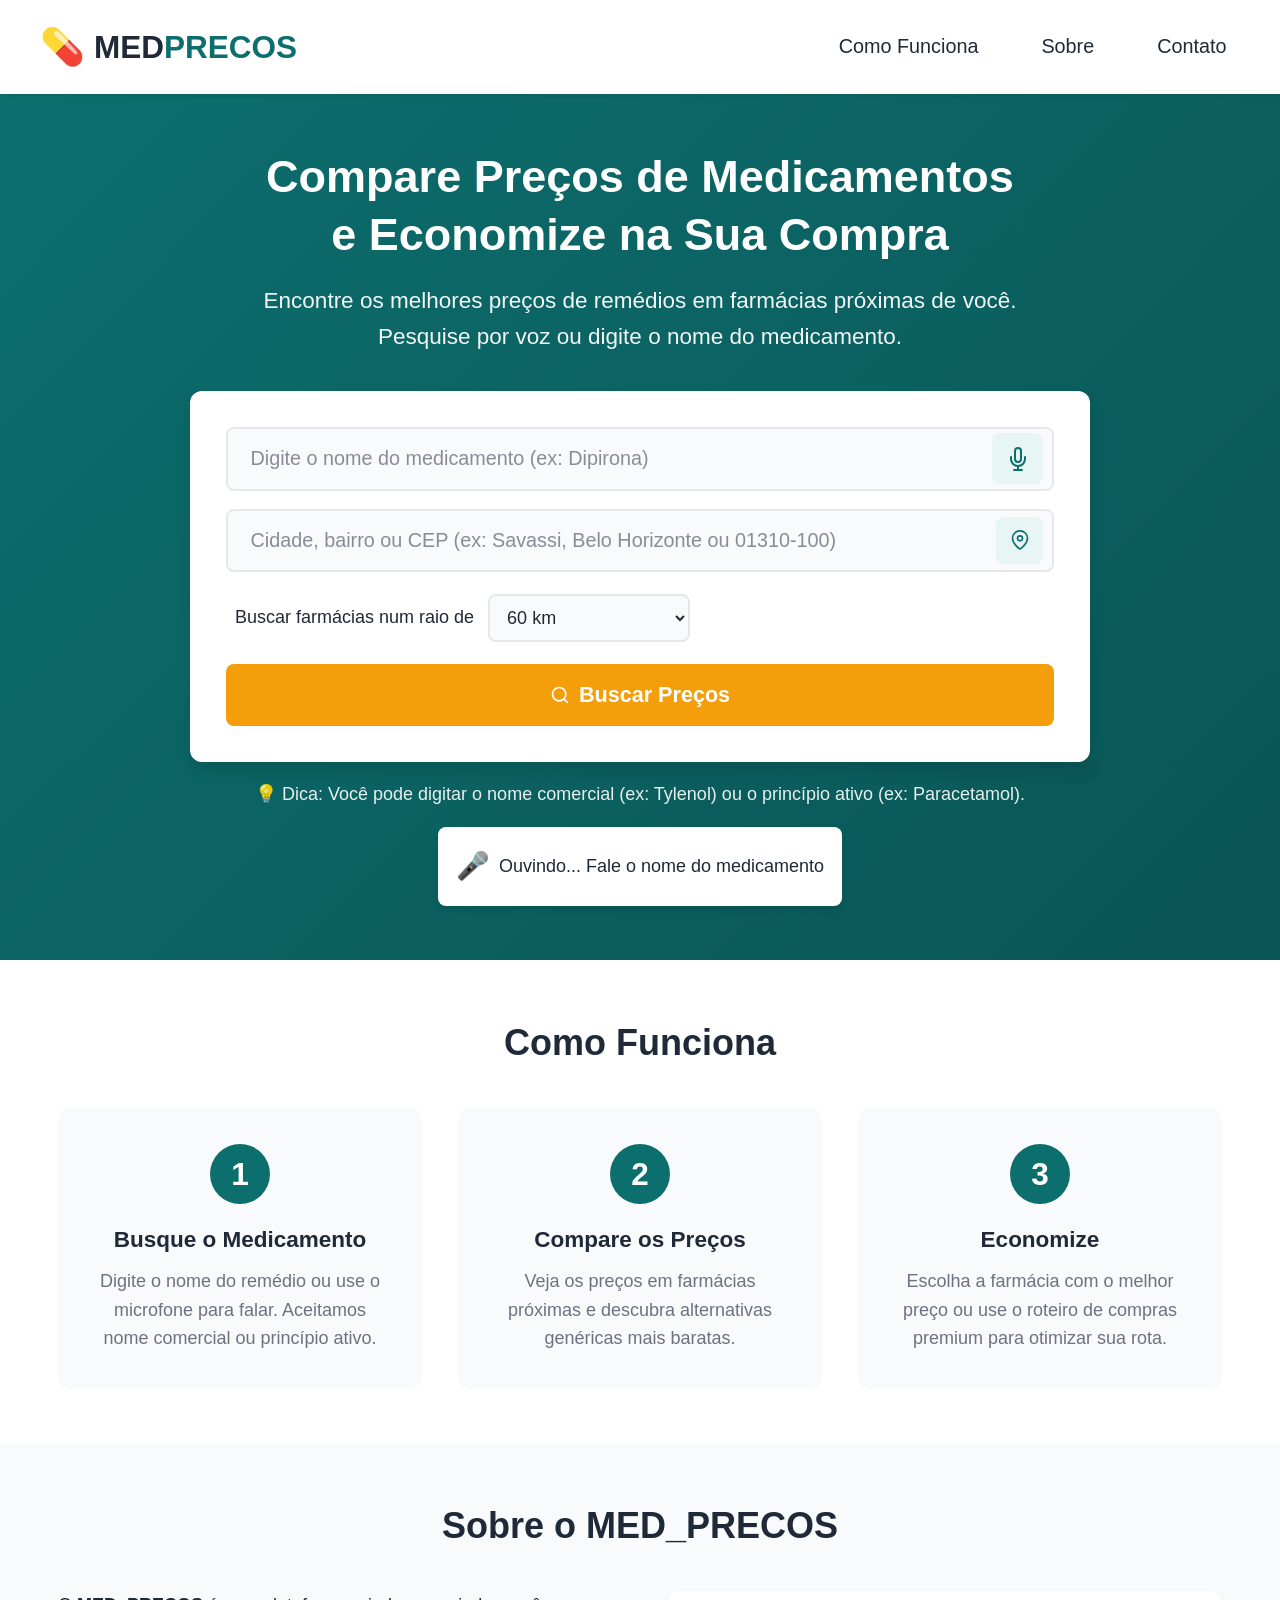
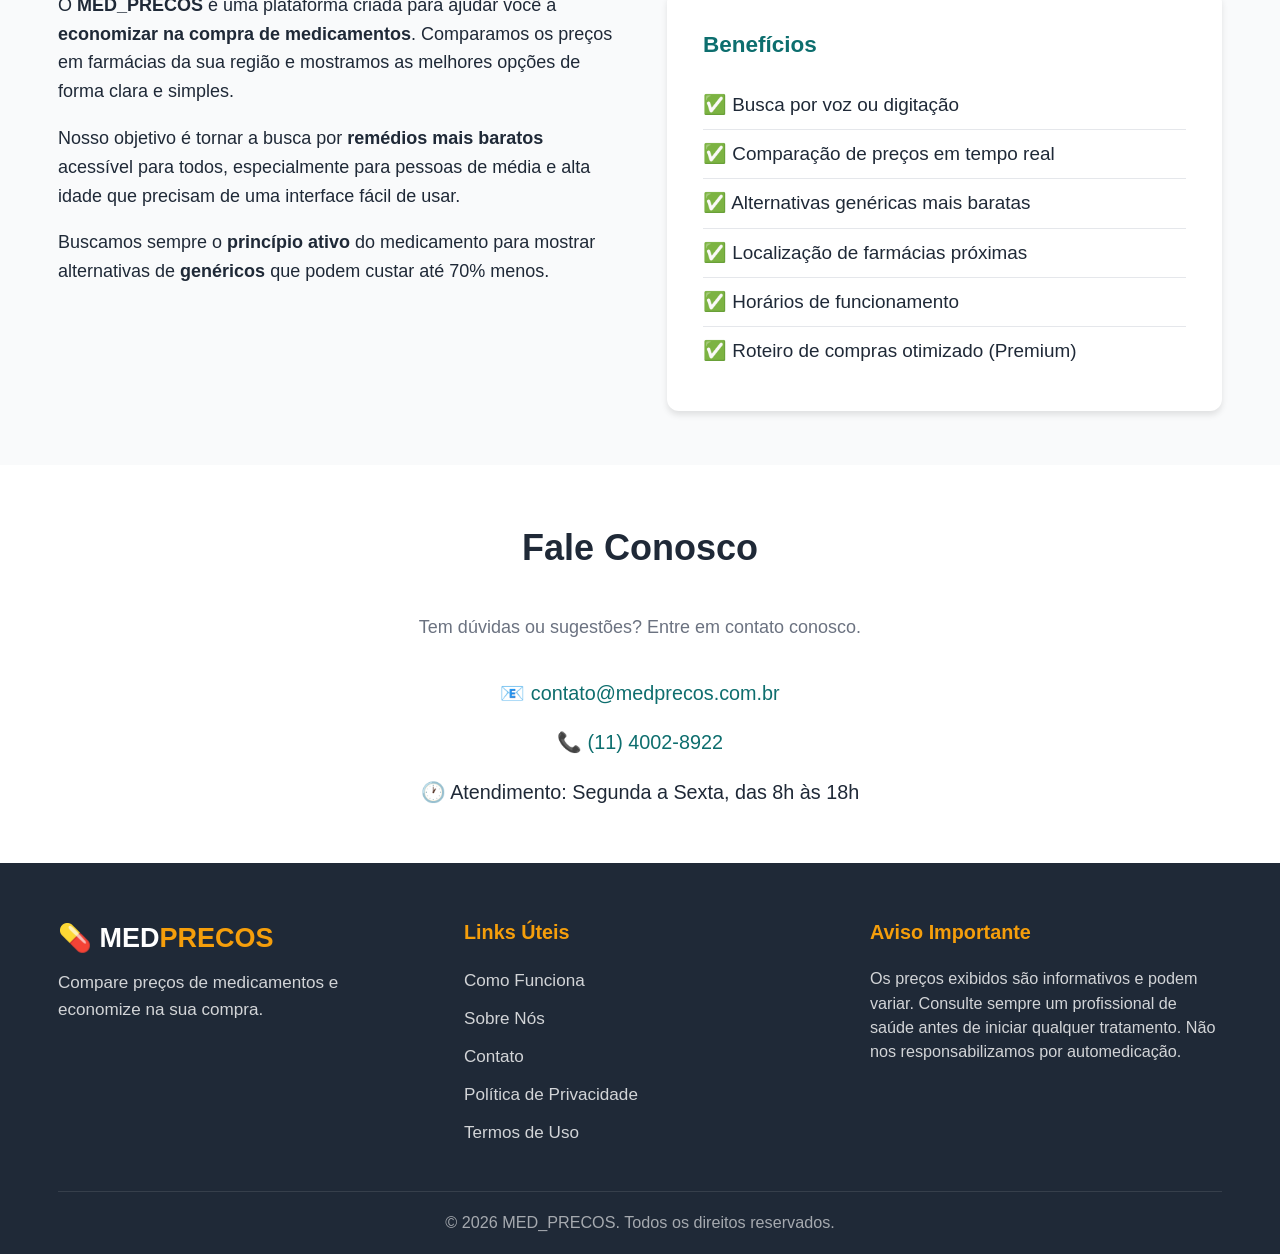
<file: frontend/index.html>
<!DOCTYPE html>
<html lang="pt-BR">
<head>
    <meta charset="UTF-8">
    <meta name="viewport" content="width=device-width, initial-scale=1.0">
    <meta name="description" content="MED_PRECOS - Compare preços de medicamentos em farmácias próximas. Encontre genéricos, princípios ativos e economize na sua compra de remédios. Pesquise por cidade ou CEP.">
    <meta name="keywords" content="preços de medicamentos, comparar preços remédios, farmácias próximas, genéricos, princípio ativo, economia medicamentos, pesquisa de preços farmácia, medicamentos baratos">
    <meta name="author" content="MED_PRECOS">
    <meta name="robots" content="index, follow">
    <meta name="theme-color" content="#0d6e6e">
    
    <!-- Open Graph / Social Media -->
    <meta property="og:title" content="MED_PRECOS - Compare Preços de Medicamentos">
    <meta property="og:description" content="Encontre os melhores preços de medicamentos em farmácias próximas. Compare genéricos e economize na sua compra.">
    <meta property="og:type" content="website">
    <meta property="og:locale" content="pt_BR">
    
    <!-- Twitter Card -->
    <meta name="twitter:card" content="summary">
    <meta name="twitter:title" content="MED_PRECOS - Compare Preços de Medicamentos">
    <meta name="twitter:description" content="Encontre os melhores preços de medicamentos em farmácias próximas.">
    
    <title>MED_PRECOS - Compare Preços de Medicamentos e Encontre Farmácias Próximas</title>
    
    <!-- Favicon -->
    <link rel="icon" type="image/svg+xml" href="data:image/svg+xml,<svg xmlns='http://www.w3.org/2000/svg' viewBox='0 0 100 100'><text y='.9em' font-size='90'>💊</text></svg>">
    
    <!-- Stylesheet -->
    <link rel="stylesheet" href="css/style.css">
    
    <!-- Structured Data for SEO -->
    <script type="application/ld+json">
    {
        "@context": "https://schema.org",
        "@type": "WebSite",
        "name": "MED_PRECOS",
        "description": "Plataforma de comparação de preços de medicamentos em farmácias",
        "url": "https://medprecos.com.br",
        "potentialAction": {
            "@type": "SearchAction",
            "target": "https://medprecos.com.br/?busca={search_term_string}",
            "query-input": "required name=search_term_string"
        }
    }
    </script>
    <script type="application/ld+json">
    {
        "@context": "https://schema.org",
        "@type": "MedicalOrganization",
        "name": "MED_PRECOS",
        "description": "Comparador de preços de medicamentos e localizador de farmácias",
        "areaServed": "Brasil"
    }
    </script>
</head>
<body>
    <!-- Skip to content for accessibility -->
    <a class="skip-link" href="#conteudo-principal">Pular para o conteúdo principal</a>

    <!-- Header -->
    <header class="cabecalho" role="banner">
        <div class="container cabecalho-inner">
            <a href="index.html" class="logo" aria-label="MED_PRECOS - Página inicial">
                <span class="logo-icone" aria-hidden="true">💊</span>
                <span class="logo-texto">MED<span class="logo-destaque">PRECOS</span></span>
            </a>
            <nav class="navegacao" role="navigation" aria-label="Navegação principal">
                <ul class="navegacao-lista">
                    <li><a href="#como-funciona">Como Funciona</a></li>
                    <li><a href="#sobre">Sobre</a></li>
                    <li><a href="#contato">Contato</a></li>
                </ul>
            </nav>
        </div>
    </header>

    <!-- Main Content -->
    <main id="conteudo-principal" role="main">
        
        <!-- Hero Section with Search -->
        <section class="hero" aria-labelledby="titulo-hero">
            <div class="container">
                <h1 id="titulo-hero">Compare Preços de Medicamentos<br>e Economize na Sua Compra</h1>
                <p class="hero-subtitulo">Encontre os melhores preços de remédios em farmácias próximas de você. Pesquise por voz ou digite o nome do medicamento.</p>
                
                <!-- Search Form -->
                <form id="form-busca" class="form-busca" role="search" aria-label="Buscar medicamentos">
                    <div class="campo-busca">
                        <label for="busca-medicamento" class="sr-only">Nome do medicamento</label>
                        <input type="text" id="busca-medicamento" name="busca" placeholder="Digite o nome do medicamento (ex: Dipirona)" autocomplete="off" aria-describedby="dica-busca">
                        <button type="button" id="btn-voz" class="btn-voz" aria-label="Buscar por voz" title="Clique para falar o nome do medicamento">
                            <svg xmlns="http://www.w3.org/2000/svg" width="24" height="24" viewBox="0 0 24 24" fill="none" stroke="currentColor" stroke-width="2" stroke-linecap="round" stroke-linejoin="round" aria-hidden="true">
                                <path d="M12 1a3 3 0 0 0-3 3v8a3 3 0 0 0 6 0V4a3 3 0 0 0-3-3z"/>
                                <path d="M19 10v2a7 7 0 0 1-14 0v-2"/>
                                <line x1="12" y1="19" x2="12" y2="23"/>
                                <line x1="8" y1="23" x2="16" y2="23"/>
                            </svg>
                        </button>
                    </div>
                    
                    <div class="campo-localizacao">
                        <label for="busca-localizacao" class="sr-only">Cidade, bairro ou CEP</label>
                        <input type="text" id="busca-localizacao" name="localizacao" placeholder="Cidade, bairro ou CEP (ex: Savassi, Belo Horizonte ou 01310-100)" autocomplete="off">
                        <button type="button" id="btn-localizar" class="btn-localizar" aria-label="Usar minha localização atual" title="Usar minha localização">
                            <svg xmlns="http://www.w3.org/2000/svg" width="20" height="20" viewBox="0 0 24 24" fill="none" stroke="currentColor" stroke-width="2" stroke-linecap="round" stroke-linejoin="round" aria-hidden="true">
                                <path d="M21 10c0 7-9 13-9 13s-9-6-9-13a9 9 0 0 1 18 0z"/>
                                <circle cx="12" cy="10" r="3"/>
                            </svg>
                        </button>
                    </div>

                    <div class="campo-raio">
                        <label for="raio-busca">Buscar farmácias num raio de</label>
                        <select id="raio-busca" name="raio">
                            <option value="5">5 km</option>
                            <option value="10">10 km</option>
                            <option value="20">20 km</option>
                            <option value="60" selected>60 km</option>
                            <option value="100">100 km</option>
                            <option value="qualquer">Qualquer distância</option>
                            <option value="personalizado">Outro valor…</option>
                        </select>
                        <input type="number" id="raio-personalizado" class="raio-personalizado" min="1" max="5000" placeholder="km" aria-label="Raio personalizado em quilômetros" hidden>
                    </div>

                    <button type="submit" class="btn-buscar" id="btn-buscar">
                        <svg xmlns="http://www.w3.org/2000/svg" width="20" height="20" viewBox="0 0 24 24" fill="none" stroke="currentColor" stroke-width="2" stroke-linecap="round" stroke-linejoin="round" aria-hidden="true">
                            <circle cx="11" cy="11" r="8"/>
                            <line x1="21" y1="21" x2="16.65" y2="16.65"/>
                        </svg>
                        Buscar Preços
                    </button>
                </form>
                
                <p id="dica-busca" class="dica-busca">💡 Dica: Você pode digitar o nome comercial (ex: Tylenol) ou o princípio ativo (ex: Paracetamol).</p>
                
                <!-- Voice status indicator -->
                <div id="status-voz" class="status-voz" role="status" aria-live="polite" hidden>
                    <span class="status-voz-icone" aria-hidden="true">🎤</span>
                    <span id="status-voz-texto">Ouvindo... Fale o nome do medicamento</span>
                </div>
            </div>
        </section>

        <!-- Loading indicator -->
        <div id="carregando" class="carregando" role="status" aria-live="polite" hidden>
            <div class="spinner" aria-hidden="true"></div>
            <p>Buscando os melhores preços para você...</p>
        </div>

        <!-- Results Section -->
        <section id="resultados" class="resultados" aria-labelledby="titulo-resultados" hidden>
            <div class="container">
                <h2 id="titulo-resultados" class="titulo-secao">Resultados da Busca</h2>
                
                <!-- Medicine Info Card -->
                <div id="card-medicamento" class="card-medicamento" hidden>
                    <div class="medicamento-info">
                        <h3 id="medicamento-nome" class="medicamento-nome"></h3>
                        <p id="medicamento-principio" class="medicamento-principio"></p>
                        <p id="medicamento-descricao" class="medicamento-descricao"></p>
                        <p id="medicamento-classe" class="medicamento-classe" hidden></p>
                        <div id="medicamento-pbm" class="medicamento-pbm" role="note" hidden></div>
                        <div id="medicamento-ofertas" class="medicamento-ofertas" role="note" hidden></div>
                    </div>
                </div>

                <!-- Generic Alternatives -->
                <div id="secao-genericos" class="secao-genericos" hidden>
                    <h3 class="subtitulo-secao">💊 Alternativas Genéricas</h3>
                    <p class="texto-ajuda">O genérico possui o mesmo princípio ativo e pode custar até 70% menos.</p>
                    <div id="lista-genericos" class="lista-genericos"></div>
                </div>

                <!-- Pharmacy Price Comparison -->
                <div id="secao-farmacias" class="secao-farmacias" hidden>
                    <h3 class="subtitulo-secao">🏪 Farmácias Próximas com Melhores Preços</h3>
                    <p class="texto-ajuda">💡 Farmácias e endereços são reais (OpenStreetMap). Onde aparece "✅ preço real", o valor vem do site da rede; nas demais, é estimado a partir do teto oficial CMED/ANVISA.</p>
                    <p id="localizacao-busca" class="localizacao-busca"></p>
                    <div id="seletor-apresentacao-grupo" class="seletor-apresentacao" hidden>
                        <label for="seletor-apresentacao">Comparar a apresentação:</label>
                        <select id="seletor-apresentacao"></select>
                    </div>
                    <p id="aviso-atualizacao" class="aviso-atualizacao" role="status" hidden></p>
                    <p id="aviso-farmacias-distantes" class="aviso-farmacias-distantes" role="status" hidden></p>
                    <div class="tabela-container">
                        <table class="tabela-precos" role="table" aria-label="Comparação de preços entre farmácias">
                            <thead>
                                <tr>
                                    <th scope="col">Farmácia</th>
                                    <th scope="col">Endereço</th>
                                    <th scope="col">Distância</th>
                                    <th scope="col">Preço</th>
                                    <th scope="col">Horário</th>
                                    <th scope="col">Ações</th>
                                </tr>
                            </thead>
                            <tbody id="corpo-tabela-precos"></tbody>
                        </table>
                    </div>
                </div>

                <!-- Shopping Route (Premium) -->
                <div id="secao-rota" class="secao-rota" hidden>
                    <div class="rota-premium">
                        <div class="rota-premium-header">
                            <h3 class="subtitulo-secao">🗺️ Roteiro de Compras Inteligente</h3>
                            <span class="badge-premium">PREMIUM</span>
                        </div>
                        <p class="texto-ajuda">Otimize sua rota para economizar tempo e dinheiro. Visite apenas as farmácias necessárias e compre cada medicamento pelo menor preço.</p>
                        <div id="lista-rota" class="lista-rota"></div>
                        <div class="rota-resumo">
                            <p id="rota-economia" class="rota-economia"></p>
                            <p id="rota-tempo" class="rota-tempo"></p>
                        </div>
                        <button id="btn-roteiro-voz" class="btn-roteiro-voz" type="button">
                            <svg xmlns="http://www.w3.org/2000/svg" width="20" height="20" viewBox="0 0 24 24" fill="none" stroke="currentColor" stroke-width="2" stroke-linecap="round" stroke-linejoin="round" aria-hidden="true">
                                <path d="M12 1a3 3 0 0 0-3 3v8a3 3 0 0 0 6 0V4a3 3 0 0 0-3-3z"/>
                                <path d="M19 10v2a7 7 0 0 1-14 0v-2"/>
                                <line x1="12" y1="19" x2="12" y2="23"/>
                                <line x1="8" y1="23" x2="16" y2="23"/>
                            </svg>
                            Ouvir Roteiro
                        </button>
                    </div>
                </div>

                <!-- No results message -->
                <div id="sem-resultados" class="sem-resultados" hidden>
                    <p>😕 Nenhum medicamento encontrado. Verifique o nome e tente novamente.</p>
                    <p class="texto-ajuda">Tente buscar pelo nome comercial (ex: Tylenol) ou pelo princípio ativo (ex: Paracetamol).</p>
                </div>
            </div>
        </section>

        <!-- How it works -->
        <section id="como-funciona" class="como-funciona" aria-labelledby="titulo-como-funciona">
            <div class="container">
                <h2 id="titulo-como-funciona" class="titulo-secao">Como Funciona</h2>
                <div class="passos">
                    <article class="passo">
                        <div class="passo-numero" aria-hidden="true">1</div>
                        <h3>Busque o Medicamento</h3>
                        <p>Digite o nome do remédio ou use o microfone para falar. Aceitamos nome comercial ou princípio ativo.</p>
                    </article>
                    <article class="passo">
                        <div class="passo-numero" aria-hidden="true">2</div>
                        <h3>Compare os Preços</h3>
                        <p>Veja os preços em farmácias próximas e descubra alternativas genéricas mais baratas.</p>
                    </article>
                    <article class="passo">
                        <div class="passo-numero" aria-hidden="true">3</div>
                        <h3>Economize</h3>
                        <p>Escolha a farmácia com o melhor preço ou use o roteiro de compras premium para otimizar sua rota.</p>
                    </article>
                </div>
            </div>
        </section>

        <!-- About -->
        <section id="sobre" class="sobre" aria-labelledby="titulo-sobre">
            <div class="container">
                <h2 id="titulo-sobre" class="titulo-secao">Sobre o MED_PRECOS</h2>
                <div class="sobre-conteudo">
                    <div class="sobre-texto">
                        <p>O <strong>MED_PRECOS</strong> é uma plataforma criada para ajudar você a <strong>economizar na compra de medicamentos</strong>. Comparamos os preços em farmácias da sua região e mostramos as melhores opções de forma clara e simples.</p>
                        <p>Nosso objetivo é tornar a busca por <strong>remédios mais baratos</strong> acessível para todos, especialmente para pessoas de média e alta idade que precisam de uma interface fácil de usar.</p>
                        <p>Buscamos sempre o <strong>princípio ativo</strong> do medicamento para mostrar alternativas de <strong>genéricos</strong> que podem custar até 70% menos.</p>
                    </div>
                    <div class="sobre-beneficios">
                        <h3>Benefícios</h3>
                        <ul>
                            <li>✅ Busca por voz ou digitação</li>
                            <li>✅ Comparação de preços em tempo real</li>
                            <li>✅ Alternativas genéricas mais baratas</li>
                            <li>✅ Localização de farmácias próximas</li>
                            <li>✅ Horários de funcionamento</li>
                            <li>✅ Roteiro de compras otimizado (Premium)</li>
                        </ul>
                    </div>
                </div>
            </div>
        </section>

        <!-- Contact -->
        <section id="contato" class="contato" aria-labelledby="titulo-contato">
            <div class="container">
                <h2 id="titulo-contato" class="titulo-secao">Fale Conosco</h2>
                <p class="texto-ajuda">Tem dúvidas ou sugestões? Entre em contato conosco.</p>
                <div class="contato-info">
                    <p>📧 <a href="mailto:contato@medprecos.com.br">contato@medprecos.com.br</a></p>
                    <p>📞 <a href="tel:+551140028922">(11) 4002-8922</a></p>
                    <p>🕐 Atendimento: Segunda a Sexta, das 8h às 18h</p>
                </div>
            </div>
        </section>
    </main>

    <!-- Footer -->
    <footer class="rodape" role="contentinfo">
        <div class="container">
            <div class="rodape-conteudo">
                <div class="rodape-info">
                    <p class="rodape-logo">💊 MED<span>PRECOS</span></p>
                    <p>Compare preços de medicamentos e economize na sua compra.</p>
                </div>
                <div class="rodape-links">
                    <h3>Links Úteis</h3>
                    <ul>
                        <li><a href="#como-funciona">Como Funciona</a></li>
                        <li><a href="#sobre">Sobre Nós</a></li>
                        <li><a href="#contato">Contato</a></li>
                        <li><a href="#">Política de Privacidade</a></li>
                        <li><a href="#">Termos de Uso</a></li>
                    </ul>
                </div>
                <div class="rodape-aviso">
                    <h3>Aviso Importante</h3>
                    <p>Os preços exibidos são informativos e podem variar. Consulte sempre um profissional de saúde antes de iniciar qualquer tratamento. Não nos responsabilizamos por automedicação.</p>
                </div>
            </div>
            <div class="rodape-copyright">
                <p>&copy; 2026 MED_PRECOS. Todos os direitos reservados.</p>
            </div>
        </div>
    </footer>

    <!-- Scripts -->
    <script src="js/speech.js"></script>
    <script src="js/app.js"></script>
</body>
</html>
</file>
<file: frontend/css/style.css>
/* ==========================================================================
   MED_PRECOS - Folha de Estilos Principal
   Design minimalista, acessível e responsivo
   ========================================================================== */

/* ==========================================================================
   Variáveis e Reset
   ========================================================================== */
:root {
    /* Cores principais */
    --cor-primaria: #0d6e6e;
    --cor-primaria-escura: #0a5555;
    --cor-primaria-clara: #e8f5f5;
    --cor-secundaria: #f59e0b;
    --cor-secundaria-escura: #d97706;
    --cor-texto: #1f2937;
    --cor-texto-claro: #6b7280;
    --cor-fundo: #ffffff;
    --cor-fundo-claro: #f9fafb;
    --cor-borda: #e5e7eb;
    --cor-sucesso: #10b981;
    --cor-erro: #ef4444;
    --cor-aviso: #f59e0b;

    /* Tipografia - Fontes maiores para acessibilidade */
    --fonte-principal: 'Segoe UI', Tahoma, Geneva, Verdana, sans-serif;
    --fonte-tamanho-base: 18px;
    --fonte-tamanho-grande: 1.5rem;
    --fonte-tamanho-titulo: 2.5rem;
    --fonte-tamanho-subtitulo: 1.25rem;

    /* Espaçamentos */
    --espacamento-pequeno: 0.5rem;
    --espacamento-medio: 1rem;
    --espacamento-grande: 2rem;
    --espacamento-xg: 3rem;

    /* Bordas e sombras */
    --raio-borda: 12px;
    --raio-borda-pequeno: 8px;
    --sombra: 0 4px 6px rgba(0, 0, 0, 0.1);
    --sombra-grande: 0 10px 15px rgba(0, 0, 0, 0.1);

    /* Transições */
    --transicao: all 0.3s ease;
}

* {
    margin: 0;
    padding: 0;
    box-sizing: border-box;
}

html {
    scroll-behavior: smooth;
    font-size: var(--fonte-tamanho-base);
}

body {
    font-family: var(--fonte-principal);
    font-size: var(--fonte-tamanho-base);
    line-height: 1.6;
    color: var(--cor-texto);
    background-color: var(--cor-fundo);
    min-height: 100vh;
    display: flex;
    flex-direction: column;
}

main {
    flex: 1;
}

img {
    max-width: 100%;
    height: auto;
}

a {
    color: var(--cor-primaria);
    text-decoration: none;
    transition: var(--transicao);
}

a:hover,
a:focus {
    color: var(--cor-primaria-escura);
    text-decoration: underline;
}

/* ==========================================================================
   Acessibilidade
   ========================================================================== */

/* Link para pular conteúdo */
.skip-link {
    position: absolute;
    top: -40px;
    left: 0;
    background: var(--cor-primaria);
    color: white;
    padding: 8px 16px;
    z-index: 100;
    border-radius: 0 0 8px 0;
    transition: top 0.3s;
}

.skip-link:focus {
    top: 0;
    text-decoration: none;
}

/* Texto apenas para leitores de tela */
.sr-only {
    position: absolute;
    width: 1px;
    height: 1px;
    padding: 0;
    margin: -1px;
    overflow: hidden;
    clip: rect(0, 0, 0, 0);
    white-space: nowrap;
    border: 0;
}

/* Foco visível para navegação por teclado */
:focus {
    outline: 3px solid var(--cor-secundaria);
    outline-offset: 2px;
}

:focus:not(:focus-visible) {
    outline: none;
}

:focus-visible {
    outline: 3px solid var(--cor-secundaria);
    outline-offset: 2px;
}

/* ==========================================================================
   Layout e Container
   ========================================================================== */
.container {
    width: 100%;
    max-width: 1200px;
    margin: 0 auto;
    padding: 0 var(--espacamento-medio);
}

/* ==========================================================================
   Cabeçalho
   ========================================================================== */
.cabecalho {
    background-color: var(--cor-fundo);
    box-shadow: 0 2px 4px rgba(0, 0, 0, 0.05);
    position: sticky;
    top: 0;
    z-index: 1000;
}

.cabecalho-inner {
    display: flex;
    justify-content: space-between;
    align-items: center;
    padding: var(--espacamento-medio) 0;
}

.logo {
    display: flex;
    align-items: center;
    gap: 0.5rem;
    font-size: 1.75rem;
    font-weight: 700;
    color: var(--cor-texto);
    text-decoration: none;
}

.logo:hover,
.logo:focus {
    text-decoration: none;
    color: var(--cor-texto);
}

.logo-icone {
    font-size: 2rem;
}

.logo-destaque {
    color: var(--cor-primaria);
}

.navegacao-lista {
    display: flex;
    list-style: none;
    gap: var(--espacamento-grande);
}

.navegacao-lista a {
    font-size: 1.1rem;
    font-weight: 500;
    color: var(--cor-texto);
    padding: 0.5rem 0.75rem;
    border-radius: var(--raio-borda-pequeno);
}

.navegacao-lista a:hover,
.navegacao-lista a:focus {
    color: var(--cor-primaria);
    background-color: var(--cor-primaria-clara);
    text-decoration: none;
}

/* ==========================================================================
   Hero Section
   ========================================================================== */
.hero {
    background: linear-gradient(135deg, var(--cor-primaria) 0%, var(--cor-primaria-escura) 100%);
    color: white;
    padding: var(--espacamento-xg) 0;
    text-align: center;
}

.hero h1 {
    font-size: var(--fonte-tamanho-titulo);
    font-weight: 700;
    margin-bottom: var(--espacamento-medio);
    line-height: 1.3;
}

.hero-subtitulo {
    font-size: var(--fonte-tamanho-subtitulo);
    max-width: 800px;
    margin: 0 auto var(--espacamento-grande);
    opacity: 0.95;
}

/* ==========================================================================
   Formulário de Busca
   ========================================================================== */
.form-busca {
    background: white;
    border-radius: var(--raio-borda);
    padding: var(--espacamento-grande);
    box-shadow: var(--sombra-grande);
    max-width: 900px;
    margin: 0 auto;
    display: flex;
    flex-direction: column;
    gap: var(--espacamento-medio);
}

.campo-busca,
.campo-localizacao {
    display: flex;
    align-items: center;
    gap: 0.5rem;
    background: var(--cor-fundo-claro);
    border: 2px solid var(--cor-borda);
    border-radius: var(--raio-borda-pequeno);
    padding: 0.25rem 0.5rem;
    transition: var(--transicao);
}

.campo-busca:focus-within,
.campo-localizacao:focus-within {
    border-color: var(--cor-primaria);
    box-shadow: 0 0 0 3px rgba(13, 110, 110, 0.1);
}

.campo-busca input,
.campo-localizacao input {
    flex: 1;
    border: none;
    background: transparent;
    padding: 0.75rem;
    font-size: 1.1rem;
    font-family: var(--fonte-principal);
    color: var(--cor-texto);
    min-width: 0;
}

.campo-busca input:focus,
.campo-localizacao input:focus {
    outline: none;
}

.campo-busca input::placeholder,
.campo-localizacao input::placeholder {
    color: var(--cor-texto-claro);
    opacity: 0.8;
}

.campo-raio {
    display: flex;
    align-items: center;
    flex-wrap: wrap;
    gap: 0.75rem;
    padding: 0.25rem 0.5rem;
}

.campo-raio label {
    color: var(--cor-texto);
    font-size: 1rem;
    white-space: nowrap;
}

.campo-raio select,
.campo-raio input {
    background: var(--cor-fundo-claro);
    border: 2px solid var(--cor-borda);
    border-radius: var(--raio-borda-pequeno);
    padding: 0.6rem 0.75rem;
    font-size: 1rem;
    font-family: var(--fonte-principal);
    color: var(--cor-texto);
}

.campo-raio input {
    width: 5.5rem;
}

.campo-raio select:focus,
.campo-raio input:focus {
    outline: none;
    border-color: var(--cor-primaria);
    box-shadow: 0 0 0 3px rgba(13, 110, 110, 0.1);
}

.btn-voz,
.btn-localizar {
    background: var(--cor-primaria-clara);
    border: none;
    border-radius: var(--raio-borda-pequeno);
    padding: 0.75rem;
    cursor: pointer;
    color: var(--cor-primaria);
    display: flex;
    align-items: center;
    justify-content: center;
    transition: var(--transicao);
    flex-shrink: 0;
}

.btn-voz:hover,
.btn-voz:focus,
.btn-localizar:hover,
.btn-localizar:focus {
    background: var(--cor-primaria);
    color: white;
}

.btn-voz.ativo {
    background: var(--cor-erro);
    color: white;
    animation: pulsar 1.5s infinite;
}

@keyframes pulsar {
    0%, 100% {
        transform: scale(1);
    }
    50% {
        transform: scale(1.1);
    }
}

.btn-buscar {
    background: var(--cor-secundaria);
    color: white;
    border: none;
    border-radius: var(--raio-borda-pequeno);
    padding: 1rem 2rem;
    font-size: 1.2rem;
    font-weight: 600;
    font-family: var(--fonte-principal);
    cursor: pointer;
    display: flex;
    align-items: center;
    justify-content: center;
    gap: 0.5rem;
    transition: var(--transicao);
    width: 100%;
}

.btn-buscar:hover,
.btn-buscar:focus {
    background: var(--cor-secundaria-escura);
    transform: translateY(-2px);
    box-shadow: var(--sombra);
}

.dica-busca {
    color: rgba(255, 255, 255, 0.9);
    font-size: 1rem;
    margin-top: var(--espacamento-medio);
}

/* Status de voz */
.status-voz {
    background: white;
    color: var(--cor-texto);
    border-radius: var(--raio-borda-pequeno);
    padding: var(--espacamento-medio);
    margin-top: var(--espacamento-medio);
    display: inline-flex;
    align-items: center;
    gap: 0.5rem;
    box-shadow: var(--sombra);
    animation: aparecer 0.3s ease;
}

.status-voz-icone {
    font-size: 1.5rem;
    animation: pulsar 1s infinite;
}

@keyframes aparecer {
    from {
        opacity: 0;
        transform: translateY(-10px);
    }
    to {
        opacity: 1;
        transform: translateY(0);
    }
}

/* ==========================================================================
   Loading
   ========================================================================== */
.carregando {
    text-align: center;
    padding: var(--espacamento-xg) var(--espacamento-medio);
}

.spinner {
    width: 50px;
    height: 50px;
    border: 5px solid var(--cor-primaria-clara);
    border-top-color: var(--cor-primaria);
    border-radius: 50%;
    animation: girar 1s linear infinite;
    margin: 0 auto var(--espacamento-medio);
}

@keyframes girar {
    to {
        transform: rotate(360deg);
    }
}

.carregando p {
    font-size: 1.2rem;
    color: var(--cor-texto-claro);
}

/* ==========================================================================
   Resultados
   ========================================================================== */
.resultados {
    padding: var(--espacamento-xg) 0;
    background: var(--cor-fundo-claro);
}

.titulo-secao {
    font-size: 2rem;
    font-weight: 700;
    color: var(--cor-texto);
    margin-bottom: var(--espacamento-grande);
    text-align: center;
}

.subtitulo-secao {
    font-size: 1.5rem;
    font-weight: 600;
    color: var(--cor-texto);
    margin-bottom: var(--espacamento-medio);
}

.texto-ajuda {
    color: var(--cor-texto-claro);
    margin-bottom: var(--espacamento-medio);
}

/* Card do medicamento */
.card-medicamento {
    background: white;
    border-radius: var(--raio-borda);
    padding: var(--espacamento-grande);
    box-shadow: var(--sombra);
    margin-bottom: var(--espacamento-grande);
    border-left: 5px solid var(--cor-primaria);
}

.medicamento-nome {
    font-size: 1.75rem;
    font-weight: 700;
    color: var(--cor-primaria);
    margin-bottom: 0.5rem;
}

.medicamento-principio {
    font-size: 1.1rem;
    color: var(--cor-texto-claro);
    margin-bottom: 0.5rem;
}

.medicamento-descricao {
    color: var(--cor-texto);
}

.medicamento-classe {
    margin-top: 0.35rem;
    font-size: 0.85rem;
    color: var(--cor-texto-claro);
}

/* Aviso de programa de desconto do laboratório (PBM) */
.medicamento-pbm {
    margin-top: 0.75rem;
    padding: 0.6rem 0.8rem;
    background: var(--cor-primaria-clara);
    border-left: 4px solid var(--cor-secundaria);
    border-radius: var(--raio-borda-pequeno);
}

.medicamento-pbm-titulo {
    font-weight: 600;
    color: var(--cor-primaria-escura);
}

/* Ofertas levando mais de uma unidade (promoções das redes) */
.medicamento-ofertas {
    margin-top: 0.75rem;
    padding: 0.6rem 0.8rem;
    background: var(--cor-fundo-claro);
    border-left: 4px solid var(--cor-primaria);
    border-radius: var(--raio-borda-pequeno);
}

.medicamento-ofertas-titulo {
    font-weight: 600;
    color: var(--cor-primaria-escura);
}

.medicamento-ofertas-subtitulo {
    margin-top: 0.4rem;
    font-size: 0.9rem;
    font-weight: 600;
    color: var(--cor-texto);
}

.medicamento-ofertas-programa {
    margin-top: 0.3rem;
    font-size: 0.8rem;
    color: var(--cor-texto);
}

.medicamento-ofertas-programa a {
    color: var(--cor-primaria);
    text-decoration: underline;
}

.medicamento-ofertas-lista {
    margin: 0.3rem 0 0 1.1rem;
    font-size: 0.85rem;
    color: var(--cor-texto);
}

.medicamento-ofertas-nota {
    margin-top: 0.3rem;
    font-size: 0.75rem;
    color: var(--cor-texto-claro);
}

.medicamento-pbm-texto {
    margin-top: 0.2rem;
    font-size: 0.85rem;
    color: var(--cor-texto);
}

/* Seção de genéricos */
.secao-genericos {
    background: white;
    border-radius: var(--raio-borda);
    padding: var(--espacamento-grande);
    box-shadow: var(--sombra);
    margin-bottom: var(--espacamento-grande);
}

.lista-genericos {
    display: grid;
    grid-template-columns: repeat(auto-fill, minmax(280px, 1fr));
    gap: var(--espacamento-medio);
}

.card-generico {
    background: var(--cor-fundo-claro);
    border: 2px solid var(--cor-borda);
    border-radius: var(--raio-borda-pequeno);
    padding: var(--espacamento-medio);
    transition: var(--transicao);
}

.card-generico:hover {
    border-color: var(--cor-primaria);
    box-shadow: var(--sombra);
}

.card-generico-nome {
    font-weight: 600;
    margin-bottom: 0.25rem;
}

.card-generico-preco {
    font-size: 1.25rem;
    font-weight: 700;
    color: var(--cor-sucesso);
    margin-bottom: 0.25rem;
}

.card-generico-economia {
    font-size: 0.9rem;
    color: var(--cor-sucesso);
    font-weight: 500;
}

/* Seção de farmácias */
.secao-farmacias {
    background: white;
    border-radius: var(--raio-borda);
    padding: var(--espacamento-grande);
    box-shadow: var(--sombra);
    margin-bottom: var(--espacamento-grande);
}

.localizacao-busca {
    color: var(--cor-texto-claro);
    margin-bottom: var(--espacamento-medio);
    font-size: 1.1rem;
}

.aviso-farmacias-distantes {
    background: #fffbeb;
    border-left: 4px solid var(--cor-aviso);
    color: var(--cor-texto);
    padding: var(--espacamento-medio);
    border-radius: var(--raio-borda-pequeno);
    margin-bottom: var(--espacamento-medio);
}

/* Preços sendo atualizados em segundo plano pela API */
.aviso-atualizacao {
    background: var(--cor-primaria-clara);
    border-left: 4px solid var(--cor-primaria);
    color: var(--cor-texto);
    padding: var(--espacamento-medio);
    border-radius: var(--raio-borda-pequeno);
    margin-bottom: var(--espacamento-medio);
    font-size: 0.9rem;
}

/* Seletor da apresentação comparada (dose + quantidade) */
.seletor-apresentacao {
    display: flex;
    flex-wrap: wrap;
    align-items: center;
    gap: 0.5rem;
    margin-bottom: var(--espacamento-medio);
}

.seletor-apresentacao label {
    font-weight: 600;
    color: var(--cor-texto);
}

.seletor-apresentacao select {
    flex: 1 1 16rem;
    max-width: 100%;
    padding: 0.5rem 0.75rem;
    border: 2px solid var(--cor-borda);
    border-radius: var(--raio-borda-pequeno);
    background: var(--cor-fundo-claro);
    color: var(--cor-texto);
    font: inherit;
}

.seletor-apresentacao select:focus {
    outline: 3px solid var(--cor-secundaria);
    border-color: var(--cor-primaria);
}

.tabela-container {
    overflow-x: auto;
    -webkit-overflow-scrolling: touch;
}

.tabela-precos {
    width: 100%;
    border-collapse: collapse;
    font-size: 1rem;
}

.tabela-precos th {
    background: var(--cor-primaria);
    color: white;
    padding: 1rem;
    text-align: left;
    font-weight: 600;
    white-space: nowrap;
}

.tabela-precos th:first-child {
    border-radius: var(--raio-borda-pequeno) 0 0 0;
}

.tabela-precos th:last-child {
    border-radius: 0 var(--raio-borda-pequeno) 0 0;
}

.tabela-precos td {
    padding: 1rem;
    border-bottom: 1px solid var(--cor-borda);
    vertical-align: middle;
}

.tabela-precos tr:nth-child(even) {
    background: var(--cor-fundo-claro);
}

.tabela-precos tr:hover {
    background: var(--cor-primaria-clara);
}

.tabela-precos .preco-destaque {
    font-size: 1.25rem;
    font-weight: 700;
    color: var(--cor-sucesso);
}

.tabela-precos .preco-menor {
    background: var(--cor-sucesso);
    color: white;
    padding: 0.25rem 0.5rem;
    border-radius: var(--raio-borda-pequeno);
    font-size: 0.85rem;
    font-weight: 600;
    display: inline-block;
    margin-top: 0.25rem;
}

.tabela-precos .preco-real {
    display: block;
    font-size: 0.75rem;
    color: var(--cor-texto-claro);
    margin-top: 0.15rem;
}

/* Preço "de" da loja (o "por" é o preço em destaque) */
.tabela-precos .preco-de {
    display: block;
    font-size: 0.75rem;
    color: var(--cor-texto-claro);
    text-decoration: line-through;
}

/* Promoção da rede ("Leve 3 pague 2: R$ X/un.") */
.tabela-precos .preco-oferta {
    display: block;
    font-size: 0.75rem;
    font-weight: 600;
    color: var(--cor-primaria);
    margin-top: 0.15rem;
    max-width: 16rem;
}

/* Laboratório (fabricante) do produto e das alternativas */
.tabela-precos .preco-laboratorio {
    display: block;
    font-size: 0.7rem;
    color: var(--cor-texto-claro);
}

.card-generico-laboratorio {
    font-size: 0.8rem;
    color: var(--cor-texto-claro);
    margin-bottom: 0.25rem;
}

.farmacia-endereco-aproximado {
    font-size: 0.7rem;
    font-style: italic;
    color: var(--cor-texto-claro);
}

/* Produto (marca/genérico) a que o preço real se refere */
.tabela-precos .preco-produto {
    display: block;
    font-size: 0.75rem;
    color: var(--cor-texto);
    margin-top: 0.15rem;
    max-width: 16rem;
}

.tabela-precos a.preco-produto {
    color: var(--cor-primaria);
    text-decoration: underline;
}

.tabela-precos .preco-pbm {
    display: block;
    font-size: 0.75rem;
    font-weight: 600;
    color: var(--cor-secundaria-escura);
    margin-top: 0.15rem;
}

.farmacia-nome {
    font-weight: 600;
}

.farmacia-endereco {
    font-size: 0.9rem;
    color: var(--cor-texto-claro);
}

.farmacia-horario {
    font-size: 0.9rem;
}

.farmacia-horario.aberta {
    color: var(--cor-sucesso);
    font-weight: 500;
}

.farmacia-horario.fechada {
    color: var(--cor-erro);
}

.btn-ver-mapa {
    background: var(--cor-primaria-clara);
    color: var(--cor-primaria);
    border: none;
    border-radius: var(--raio-borda-pequeno);
    padding: 0.5rem 1rem;
    font-size: 0.9rem;
    font-weight: 500;
    cursor: pointer;
    transition: var(--transicao);
    font-family: var(--fonte-principal);
}

.btn-ver-mapa:hover,
.btn-ver-mapa:focus {
    background: var(--cor-primaria);
    color: white;
}

/* Seção de rota premium */
.secao-rota {
    background: linear-gradient(135deg, #fef3c7 0%, #fde68a 100%);
    border-radius: var(--raio-borda);
    padding: var(--espacamento-grande);
    box-shadow: var(--sombra);
    margin-bottom: var(--espacamento-grande);
    border: 2px solid var(--cor-secundaria);
}

.rota-premium-header {
    display: flex;
    align-items: center;
    gap: var(--espacamento-medio);
    margin-bottom: var(--espacamento-medio);
}

.badge-premium {
    background: var(--cor-secundaria);
    color: white;
    padding: 0.25rem 0.75rem;
    border-radius: 20px;
    font-size: 0.85rem;
    font-weight: 700;
    letter-spacing: 1px;
}

.lista-rota {
    display: flex;
    flex-direction: column;
    gap: var(--espacamento-medio);
    margin: var(--espacamento-grande) 0;
}

.item-rota {
    background: white;
    border-radius: var(--raio-borda-pequeno);
    padding: var(--espacamento-medio);
    display: flex;
    align-items: center;
    gap: var(--espacamento-medio);
    box-shadow: var(--sombra);
}

.item-rota-numero {
    background: var(--cor-primaria);
    color: white;
    width: 40px;
    height: 40px;
    border-radius: 50%;
    display: flex;
    align-items: center;
    justify-content: center;
    font-weight: 700;
    font-size: 1.2rem;
    flex-shrink: 0;
}

.item-rota-info {
    flex: 1;
}

.item-rota-farmacia {
    font-weight: 600;
}

.item-rota-medicamento {
    font-size: 0.9rem;
    color: var(--cor-texto-claro);
}

.item-rota-preco {
    font-weight: 700;
    color: var(--cor-sucesso);
    font-size: 1.1rem;
    white-space: nowrap;
}

.rota-resumo {
    background: white;
    border-radius: var(--raio-borda-pequeno);
    padding: var(--espacamento-medio);
    margin-bottom: var(--espacamento-medio);
}

.rota-economia {
    color: var(--cor-sucesso);
    font-weight: 700;
    font-size: 1.2rem;
}

.rota-tempo {
    color: var(--cor-texto-claro);
}

.btn-roteiro-voz {
    background: var(--cor-primaria);
    color: white;
    border: none;
    border-radius: var(--raio-borda-pequeno);
    padding: 0.75rem 1.5rem;
    font-size: 1.1rem;
    font-weight: 500;
    cursor: pointer;
    display: inline-flex;
    align-items: center;
    gap: 0.5rem;
    transition: var(--transicao);
    font-family: var(--fonte-principal);
}

.btn-roteiro-voz:hover,
.btn-roteiro-voz:focus {
    background: var(--cor-primaria-escura);
    transform: translateY(-2px);
    box-shadow: var(--sombra);
}

/* Sem resultados */
.sem-resultados {
    background: white;
    border-radius: var(--raio-borda);
    padding: var(--espacamento-xg) var(--espacamento-grande);
    text-align: center;
    box-shadow: var(--sombra);
}

.sem-resultados p:first-child {
    font-size: 1.5rem;
    font-weight: 600;
    margin-bottom: var(--espacamento-medio);
}

/* ==========================================================================
   Notificações
   ========================================================================== */
.notificacao {
    position: fixed;
    top: 20px;
    right: 20px;
    background: var(--cor-texto);
    color: white;
    padding: var(--espacamento-medio) var(--espacamento-grande);
    border-radius: var(--raio-borda-pequeno);
    box-shadow: var(--sombra-grande);
    font-size: 1.05rem;
    max-width: 400px;
    z-index: 9999;
    transform: translateX(120%);
    transition: transform 0.3s ease-in-out;
    border-left: 5px solid var(--cor-secundaria);
}

.notificacao.visivel {
    transform: translateX(0);
}

@media (max-width: 480px) {
    .notificacao {
        left: 20px;
        right: 20px;
        max-width: none;
        font-size: 0.95rem;
    }
}

/* ==========================================================================
   Como Funciona
   ========================================================================== */
.como-funciona {
    padding: var(--espacamento-xg) 0;
    background: white;
}

.passos {
    display: grid;
    grid-template-columns: repeat(auto-fit, minmax(280px, 1fr));
    gap: var(--espacamento-grande);
    margin-top: var(--espacamento-grande);
}

.passo {
    text-align: center;
    padding: var(--espacamento-grande);
    background: var(--cor-fundo-claro);
    border-radius: var(--raio-borda);
    transition: var(--transicao);
}

.passo:hover {
    transform: translateY(-5px);
    box-shadow: var(--sombra-grande);
}

.passo-numero {
    width: 60px;
    height: 60px;
    background: var(--cor-primaria);
    color: white;
    border-radius: 50%;
    display: flex;
    align-items: center;
    justify-content: center;
    font-size: 1.75rem;
    font-weight: 700;
    margin: 0 auto var(--espacamento-medio);
}

.passo h3 {
    font-size: 1.25rem;
    margin-bottom: var(--espacamento-pequeno);
    color: var(--cor-texto);
}

.passo p {
    color: var(--cor-texto-claro);
}

/* ==========================================================================
   Sobre
   ========================================================================== */
.sobre {
    padding: var(--espacamento-xg) 0;
    background: var(--cor-fundo-claro);
}

.sobre-conteudo {
    display: grid;
    grid-template-columns: 1fr 1fr;
    gap: var(--espacamento-xg);
    align-items: start;
}

.sobre-texto p {
    margin-bottom: var(--espacamento-medio);
    color: var(--cor-texto);
}

.sobre-beneficios {
    background: white;
    border-radius: var(--raio-borda);
    padding: var(--espacamento-grande);
    box-shadow: var(--sombra);
}

.sobre-beneficios h3 {
    font-size: 1.25rem;
    margin-bottom: var(--espacamento-medio);
    color: var(--cor-primaria);
}

.sobre-beneficios ul {
    list-style: none;
}

.sobre-beneficios li {
    padding: 0.5rem 0;
    border-bottom: 1px solid var(--cor-borda);
    font-size: 1.05rem;
}

.sobre-beneficios li:last-child {
    border-bottom: none;
}

/* ==========================================================================
   Contato
   ========================================================================== */
.contato {
    padding: var(--espacamento-xg) 0;
    background: white;
    text-align: center;
}

.contato-info {
    margin-top: var(--espacamento-grande);
    display: flex;
    flex-direction: column;
    gap: var(--espacamento-medio);
    font-size: 1.1rem;
}

.contato-info a {
    font-weight: 500;
}

/* ==========================================================================
   Rodapé
   ========================================================================== */
.rodape {
    background: var(--cor-texto);
    color: white;
    padding: var(--espacamento-xg) 0 var(--espacamento-medio);
    margin-top: auto;
}

.rodape-conteudo {
    display: grid;
    grid-template-columns: 1fr 1fr 1fr;
    gap: var(--espacamento-xg);
    margin-bottom: var(--espacamento-grande);
}

.rodape-logo {
    font-size: 1.5rem;
    font-weight: 700;
    margin-bottom: var(--espacamento-pequeno);
}

.rodape-logo span {
    color: var(--cor-secundaria);
}

.rodape-info p:last-child {
    color: rgba(255, 255, 255, 0.8);
    font-size: 0.95rem;
}

.rodape-links h3,
.rodape-aviso h3 {
    font-size: 1.1rem;
    margin-bottom: var(--espacamento-medio);
    color: var(--cor-secundaria);
}

.rodape-links ul {
    list-style: none;
}

.rodape-links li {
    margin-bottom: 0.5rem;
}

.rodape-links a {
    color: rgba(255, 255, 255, 0.8);
    font-size: 0.95rem;
}

.rodape-links a:hover,
.rodape-links a:focus {
    color: white;
}

.rodape-aviso p {
    color: rgba(255, 255, 255, 0.8);
    font-size: 0.9rem;
    line-height: 1.5;
}

.rodape-copyright {
    border-top: 1px solid rgba(255, 255, 255, 0.1);
    padding-top: var(--espacamento-medio);
    text-align: center;
    color: rgba(255, 255, 255, 0.6);
    font-size: 0.9rem;
}

/* ==========================================================================
   Responsividade
   ========================================================================== */

/* Tablets */
@media (max-width: 1024px) {
    :root {
        --fonte-tamanho-titulo: 2rem;
    }

    .sobre-conteudo {
        grid-template-columns: 1fr;
        gap: var(--espacamento-grande);
    }

    .rodape-conteudo {
        grid-template-columns: 1fr 1fr;
    }
}

/* Celulares */
@media (max-width: 768px) {
    :root {
        --fonte-tamanho-base: 16px;
        --fonte-tamanho-titulo: 1.75rem;
        --fonte-tamanho-grande: 1.25rem;
    }

    .cabecalho-inner {
        flex-direction: column;
        gap: var(--espacamento-medio);
        padding: var(--espacamento-medio) 0;
    }

    .navegacao-lista {
        gap: var(--espacamento-medio);
        flex-wrap: wrap;
        justify-content: center;
    }

    .navegacao-lista a {
        font-size: 1rem;
        padding: 0.4rem 0.6rem;
    }

    .hero {
        padding: var(--espacamento-grande) 0;
    }

    .hero h1 {
        font-size: 1.75rem;
    }

    .hero-subtitulo {
        font-size: 1.1rem;
    }

    .form-busca {
        padding: var(--espacamento-medio);
    }

    .campo-busca,
    .campo-localizacao {
        flex-direction: row;
    }

    .campo-busca input,
    .campo-localizacao input {
        font-size: 1rem;
        padding: 0.6rem;
    }

    .btn-buscar {
        font-size: 1.1rem;
        padding: 0.85rem 1.5rem;
    }

    .resultados {
        padding: var(--espacamento-grande) 0;
    }

    .titulo-secao {
        font-size: 1.5rem;
    }

    .subtitulo-secao {
        font-size: 1.25rem;
    }

    .card-medicamento,
    .secao-genericos,
    .secao-farmacias,
    .secao-rota {
        padding: var(--espacamento-medio);
    }

    .medicamento-nome {
        font-size: 1.5rem;
    }

    .tabela-precos {
        font-size: 0.9rem;
    }

    .tabela-precos th,
    .tabela-precos td {
        padding: 0.75rem;
    }

    .item-rota {
        flex-direction: column;
        text-align: center;
    }

    .item-rota-numero {
        margin: 0 auto;
    }

    .rota-premium-header {
        flex-direction: column;
        text-align: center;
    }

    .passos {
        grid-template-columns: 1fr;
    }

    .rodape-conteudo {
        grid-template-columns: 1fr;
        gap: var(--espacamento-grande);
    }

    .contato-info {
        font-size: 1rem;
    }
}

/* Celulares pequenos */
@media (max-width: 480px) {
    .form-busca {
        padding: var(--espacamento-pequeno);
    }

    .campo-busca,
    .campo-localizacao {
        flex-direction: column;
        align-items: stretch;
    }

    .btn-voz,
    .btn-localizar {
        width: 100%;
    }

    .btn-buscar {
        font-size: 1rem;
    }

    .dica-busca {
        font-size: 0.9rem;
    }

    .lista-genericos {
        grid-template-columns: 1fr;
    }

    .tabela-precos th,
    .tabela-precos td {
        padding: 0.5rem;
        font-size: 0.85rem;
    }

    .farmacia-endereco {
        font-size: 0.8rem;
    }
}

/* ==========================================================================
   Preferências de Acessibilidade
   ========================================================================== */

/* Modo escuro */
@media (prefers-color-scheme: dark) {
    :root {
        --cor-texto: #f3f4f6;
        --cor-texto-claro: #9ca3af;
        --cor-fundo: #111827;
        --cor-fundo-claro: #1f2937;
        --cor-borda: #374151;
    }

    .cabecalho {
        background-color: var(--cor-fundo);
    }

    .form-busca {
        background: var(--cor-fundo-claro);
    }

    .campo-busca,
    .campo-localizacao {
        background: var(--cor-fundo);
        border-color: var(--cor-borda);
    }

    .card-medicamento,
    .secao-genericos,
    .secao-farmacias,
    .sem-resultados,
    .sobre-beneficios {
        background: var(--cor-fundo-claro);
    }

    .card-generico {
        background: var(--cor-fundo);
    }

    .tabela-precos tr:nth-child(even) {
        background: var(--cor-fundo);
    }

    .tabela-precos tr:hover {
        background: rgba(13, 110, 110, 0.2);
    }

    .passo {
        background: var(--cor-fundo-claro);
    }

    .item-rota,
    .rota-resumo {
        background: var(--cor-fundo);
    }

    .secao-rota {
        background: linear-gradient(135deg, #1a1a1a 0%, #2d2d2d 100%);
    }

    .rodape {
        background: #0a0a0a;
    }
}

/* Reduzir movimento */
@media (prefers-reduced-motion: reduce) {
    * {
        animation-duration: 0.01ms !important;
        animation-iteration-count: 1 !important;
        transition-duration: 0.01ms !important;
        scroll-behavior: auto !important;
    }
}

/* Alto contraste */
@media (prefers-contrast: high) {
    :root {
        --cor-primaria: #005050;
        --cor-secundaria: #b45309;
        --cor-texto: #000000;
        --cor-texto-claro: #333333;
        --cor-borda: #000000;
    }

    .btn-buscar,
    .btn-roteiro-voz {
        border: 2px solid #000;
    }

    .tabela-precos th {
        border: 2px solid #000;
    }
}
</file>
